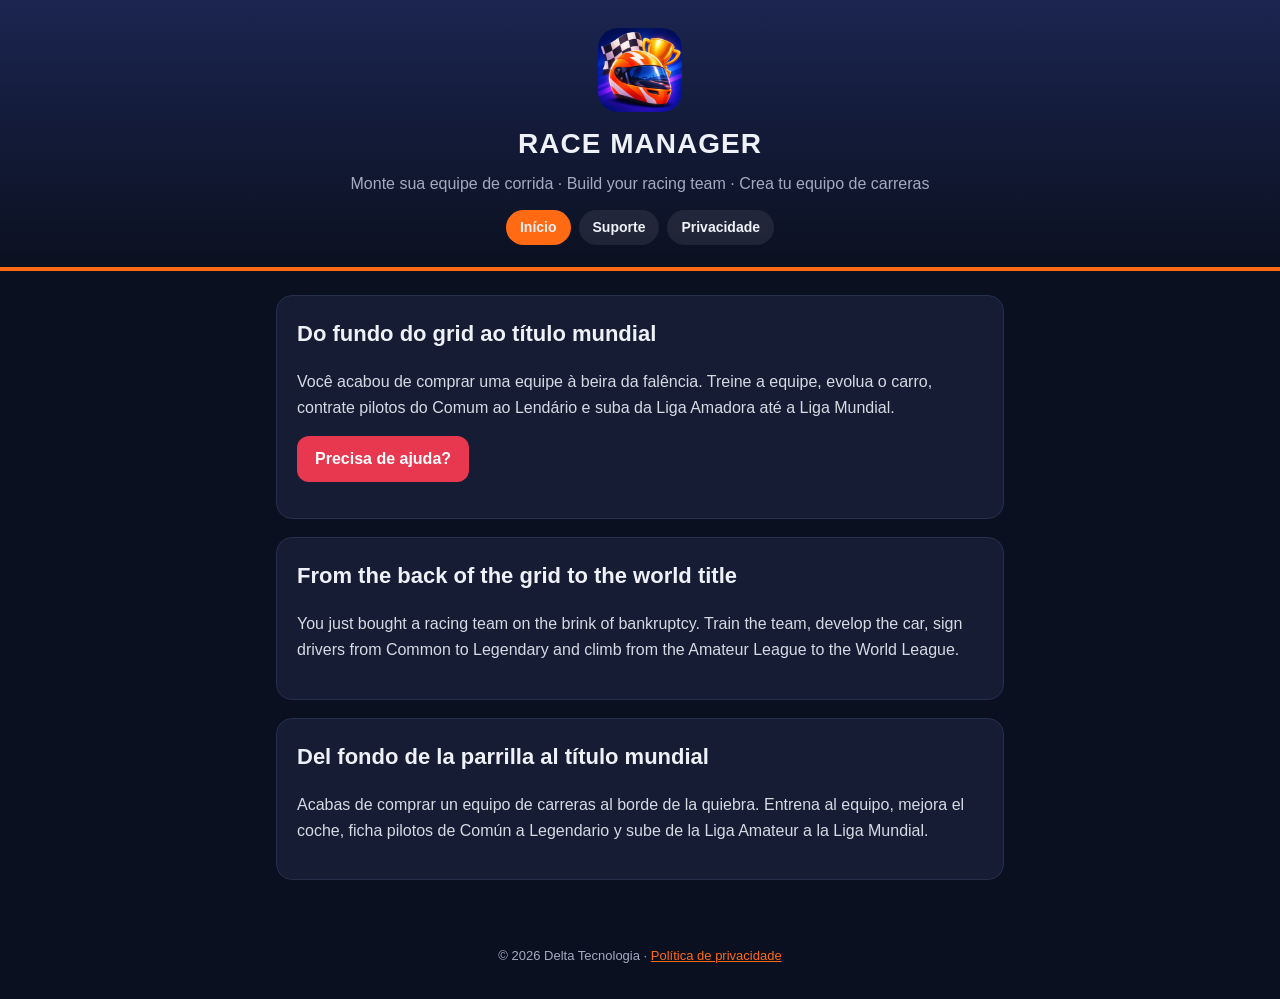
<file: index.html>
<!doctype html>
<html lang="pt-BR">
<head>
  <meta charset="utf-8">
  <meta name="viewport" content="width=device-width, initial-scale=1">
  <title>Race Manager</title>
  <meta name="description" content="Race Manager: monte sua equipe de corrida, evolua seus pilotos e chegue ao título mundial.">
  <link rel="icon" href="icon.png">
  <link rel="stylesheet" href="style.css">
</head>
<body>
  <header>
    <img src="icon.png" alt="Race Manager">
    <h1>RACE MANAGER</h1>
    <p>Monte sua equipe de corrida · Build your racing team · Crea tu equipo de carreras</p>
    <nav>
      <a class="on" href="index.html">Início</a>
      <a href="suporte.html">Suporte</a>
      <a href="privacidade.html">Privacidade</a>
    </nav>
  </header>
  <main>
    <section>
      <h2>Do fundo do grid ao título mundial</h2>
      <p>Você acabou de comprar uma equipe à beira da falência. Treine a equipe, evolua o carro, contrate pilotos do Comum ao Lendário e suba da Liga Amadora até a Liga Mundial.</p>
      <p><a class="cta" href="suporte.html">Precisa de ajuda?</a></p>
    </section>
    <section>
      <h2>From the back of the grid to the world title</h2>
      <p>You just bought a racing team on the brink of bankruptcy. Train the team, develop the car, sign drivers from Common to Legendary and climb from the Amateur League to the World League.</p>
    </section>
    <section>
      <h2>Del fondo de la parrilla al título mundial</h2>
      <p>Acabas de comprar un equipo de carreras al borde de la quiebra. Entrena al equipo, mejora el coche, ficha pilotos de Común a Legendario y sube de la Liga Amateur a la Liga Mundial.</p>
    </section>
  </main>
  <footer>© 2026 Delta Tecnologia · <a href="privacidade.html">Política de privacidade</a></footer>
</body>
</html>
</file>
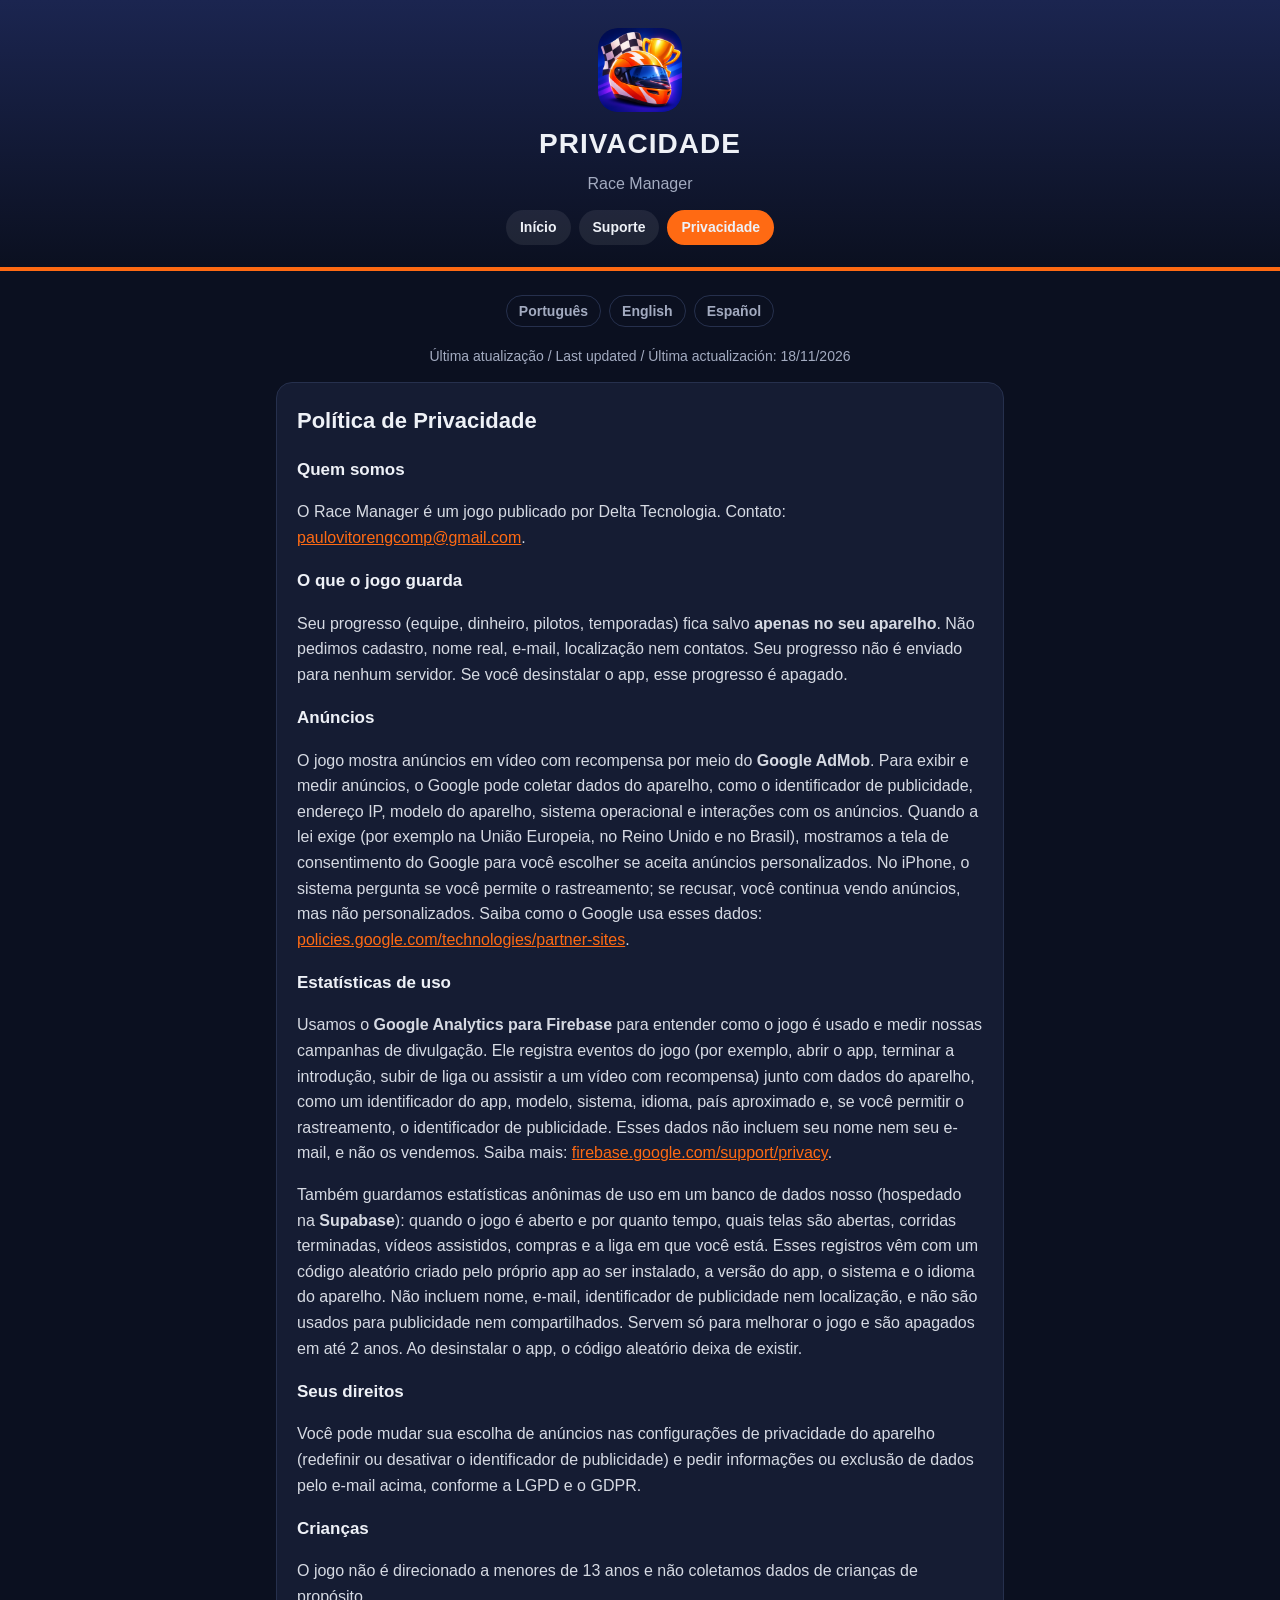
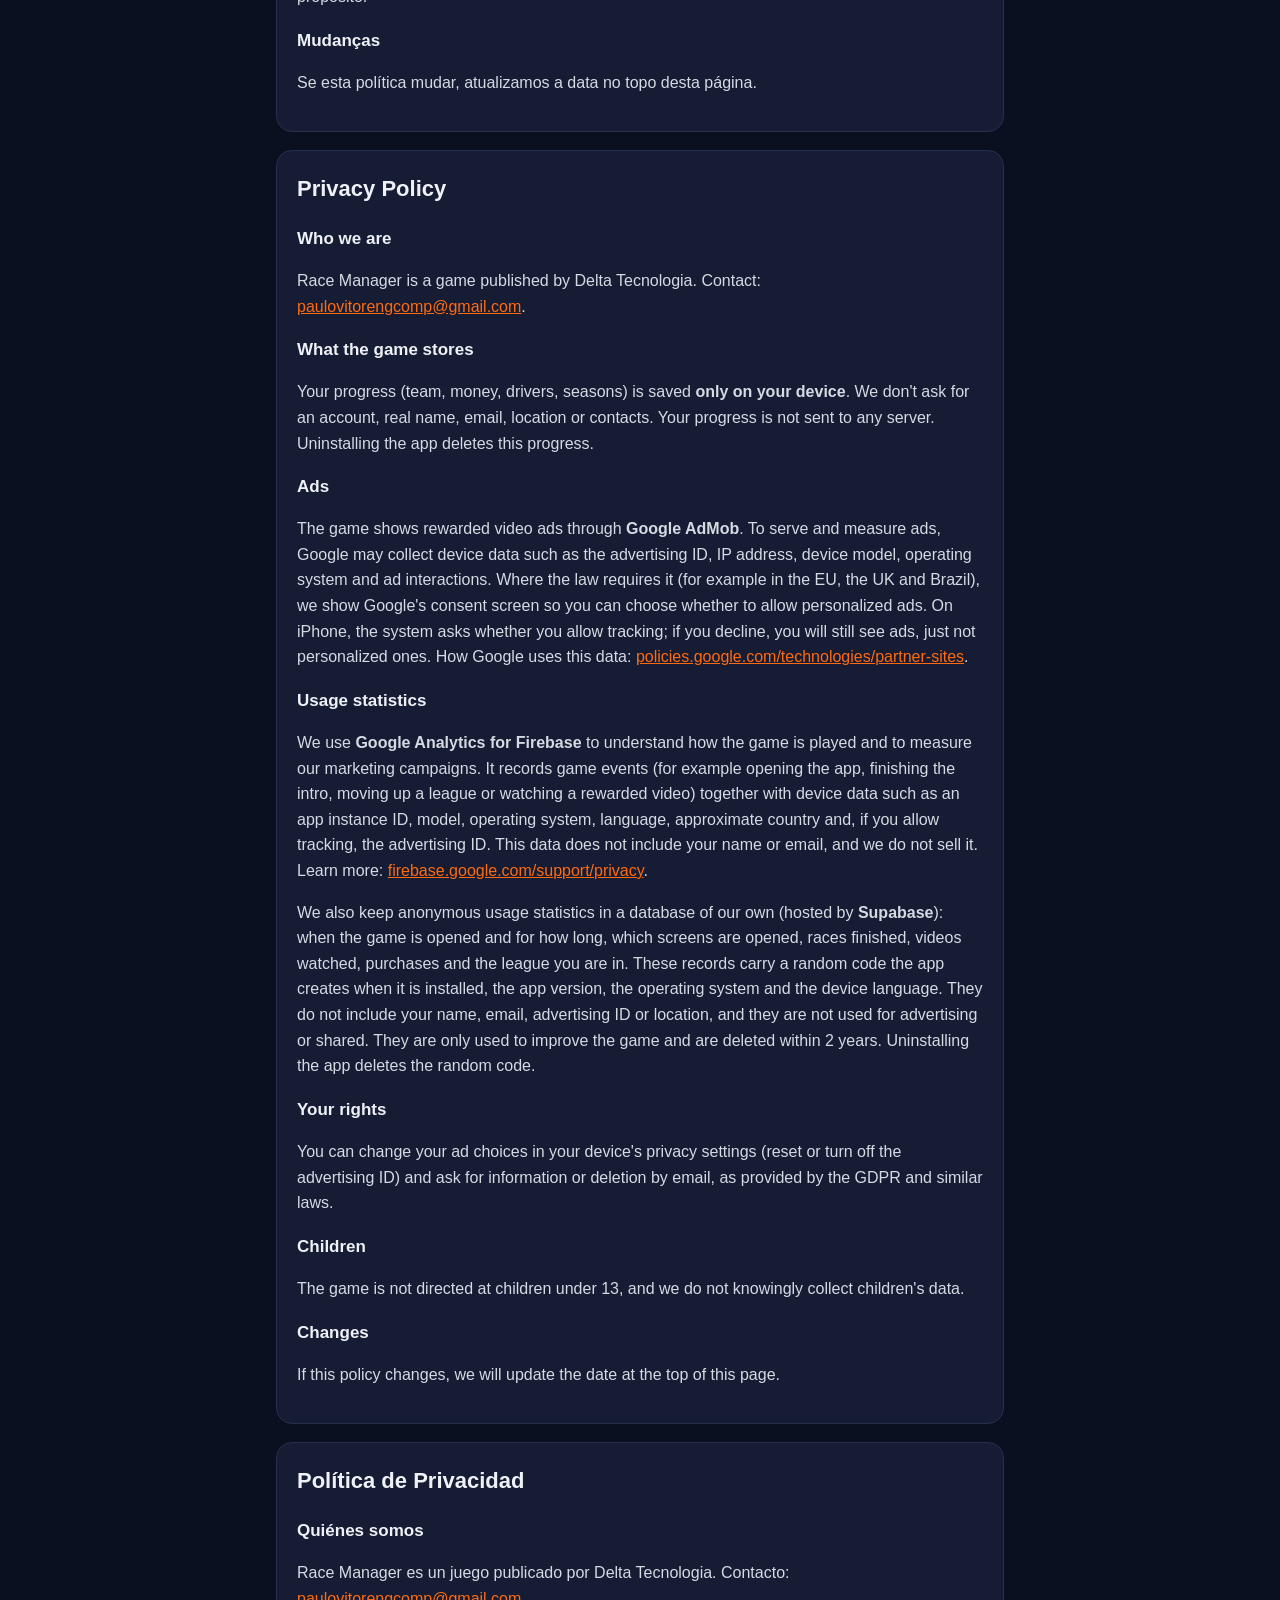
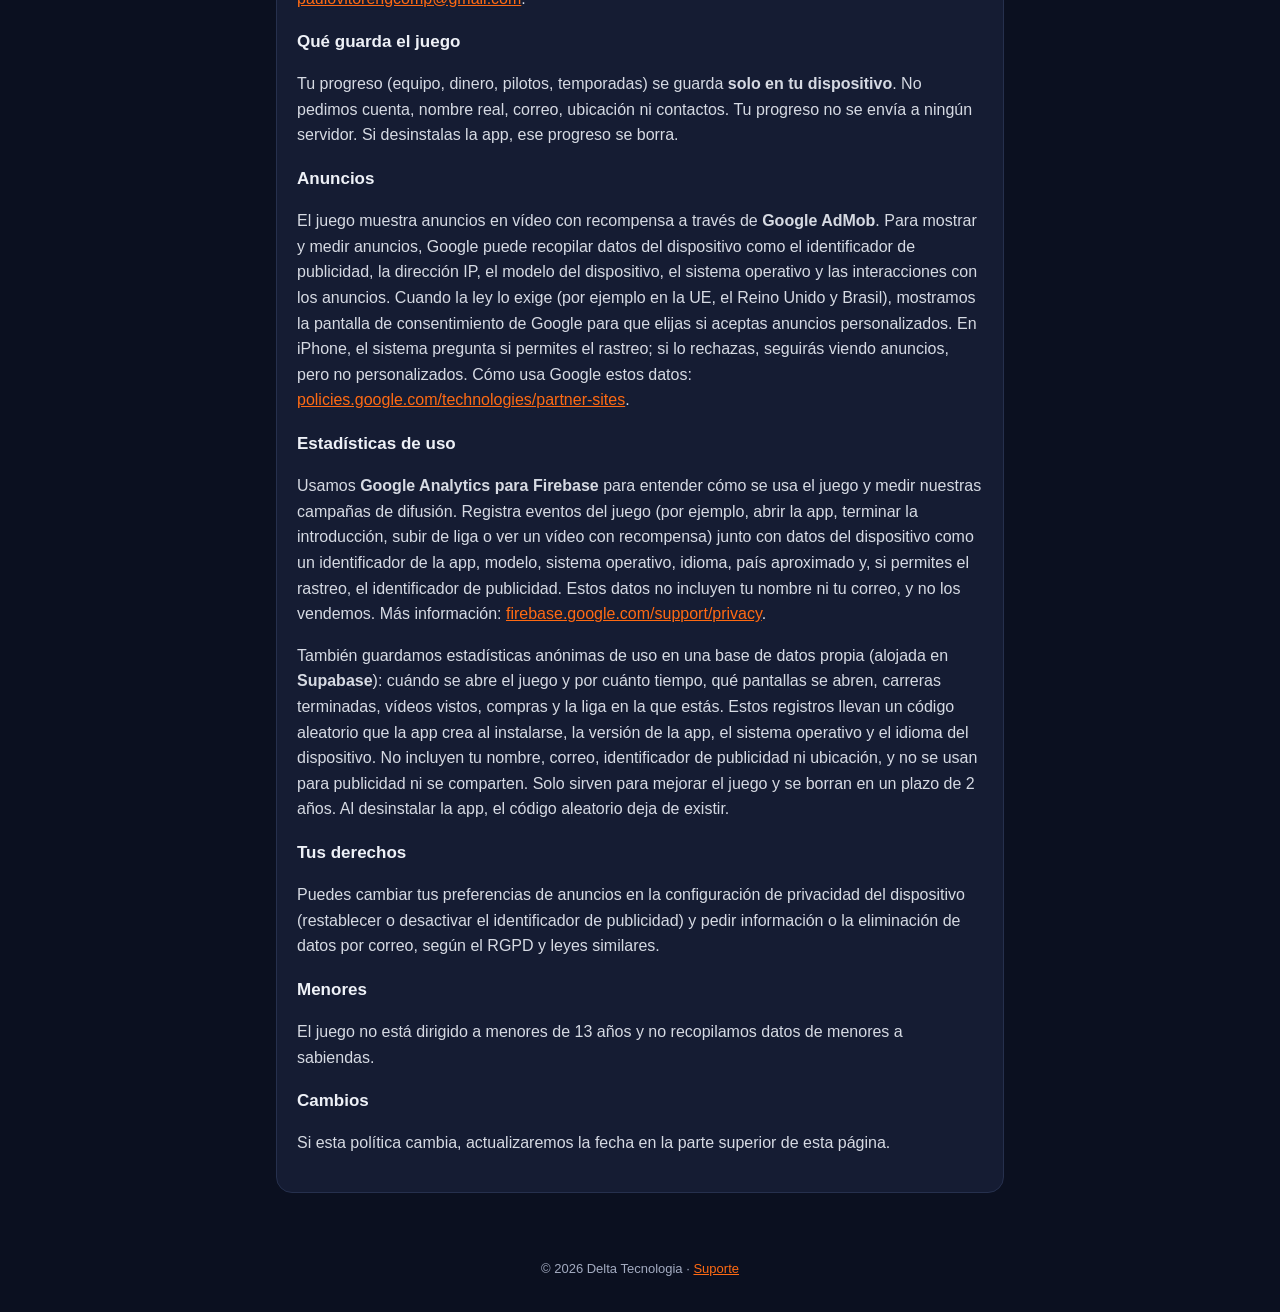
<file: privacidade.html>
<!doctype html>
<html lang="pt-BR">
<head>
  <meta charset="utf-8">
  <meta name="viewport" content="width=device-width, initial-scale=1">
  <title>Política de Privacidade · Race Manager</title>
  <meta name="description" content="Política de privacidade do jogo Race Manager.">
  <link rel="icon" href="icon.png">
  <link rel="stylesheet" href="style.css">
</head>
<body>
  <header>
    <img src="icon.png" alt="Race Manager">
    <h1>PRIVACIDADE</h1>
    <p>Race Manager</p>
    <nav>
      <a href="index.html">Início</a>
      <a href="suporte.html">Suporte</a>
      <a class="on" href="privacidade.html">Privacidade</a>
    </nav>
  </header>
  <main>
    <div class="lang"><a href="#pt">Português</a><a href="#en">English</a><a href="#es">Español</a></div>
    <p class="updated">Última atualização / Last updated / Última actualización: 18/11/2026</p>

    <section id="pt">
      <h2>Política de Privacidade</h2>
      <h3>Quem somos</h3>
      <p>O Race Manager é um jogo publicado por Delta Tecnologia. Contato: <a href="mailto:paulovitorengcomp@gmail.com">paulovitorengcomp@gmail.com</a>.</p>
      <h3>O que o jogo guarda</h3>
      <p>Seu progresso (equipe, dinheiro, pilotos, temporadas) fica salvo <strong>apenas no seu aparelho</strong>. Não pedimos cadastro, nome real, e-mail, localização nem contatos. Seu progresso não é enviado para nenhum servidor. Se você desinstalar o app, esse progresso é apagado.</p>
      <h3>Anúncios</h3>
      <p>O jogo mostra anúncios em vídeo com recompensa por meio do <strong>Google AdMob</strong>. Para exibir e medir anúncios, o Google pode coletar dados do aparelho, como o identificador de publicidade, endereço IP, modelo do aparelho, sistema operacional e interações com os anúncios. Quando a lei exige (por exemplo na União Europeia, no Reino Unido e no Brasil), mostramos a tela de consentimento do Google para você escolher se aceita anúncios personalizados. No iPhone, o sistema pergunta se você permite o rastreamento; se recusar, você continua vendo anúncios, mas não personalizados. Saiba como o Google usa esses dados: <a href="https://policies.google.com/technologies/partner-sites">policies.google.com/technologies/partner-sites</a>.</p>
      <h3>Estatísticas de uso</h3>
      <p>Usamos o <strong>Google Analytics para Firebase</strong> para entender como o jogo é usado e medir nossas campanhas de divulgação. Ele registra eventos do jogo (por exemplo, abrir o app, terminar a introdução, subir de liga ou assistir a um vídeo com recompensa) junto com dados do aparelho, como um identificador do app, modelo, sistema, idioma, país aproximado e, se você permitir o rastreamento, o identificador de publicidade. Esses dados não incluem seu nome nem seu e-mail, e não os vendemos. Saiba mais: <a href="https://firebase.google.com/support/privacy">firebase.google.com/support/privacy</a>.</p>
      <p>Também guardamos estatísticas anônimas de uso em um banco de dados nosso (hospedado na <strong>Supabase</strong>): quando o jogo é aberto e por quanto tempo, quais telas são abertas, corridas terminadas, vídeos assistidos, compras e a liga em que você está. Esses registros vêm com um código aleatório criado pelo próprio app ao ser instalado, a versão do app, o sistema e o idioma do aparelho. Não incluem nome, e-mail, identificador de publicidade nem localização, e não são usados para publicidade nem compartilhados. Servem só para melhorar o jogo e são apagados em até 2 anos. Ao desinstalar o app, o código aleatório deixa de existir.</p>
      <h3>Seus direitos</h3>
      <p>Você pode mudar sua escolha de anúncios nas configurações de privacidade do aparelho (redefinir ou desativar o identificador de publicidade) e pedir informações ou exclusão de dados pelo e-mail acima, conforme a LGPD e o GDPR.</p>
      <h3>Crianças</h3>
      <p>O jogo não é direcionado a menores de 13 anos e não coletamos dados de crianças de propósito.</p>
      <h3>Mudanças</h3>
      <p>Se esta política mudar, atualizamos a data no topo desta página.</p>
    </section>

    <section id="en">
      <h2>Privacy Policy</h2>
      <h3>Who we are</h3>
      <p>Race Manager is a game published by Delta Tecnologia. Contact: <a href="mailto:paulovitorengcomp@gmail.com">paulovitorengcomp@gmail.com</a>.</p>
      <h3>What the game stores</h3>
      <p>Your progress (team, money, drivers, seasons) is saved <strong>only on your device</strong>. We don't ask for an account, real name, email, location or contacts. Your progress is not sent to any server. Uninstalling the app deletes this progress.</p>
      <h3>Ads</h3>
      <p>The game shows rewarded video ads through <strong>Google AdMob</strong>. To serve and measure ads, Google may collect device data such as the advertising ID, IP address, device model, operating system and ad interactions. Where the law requires it (for example in the EU, the UK and Brazil), we show Google's consent screen so you can choose whether to allow personalized ads. On iPhone, the system asks whether you allow tracking; if you decline, you will still see ads, just not personalized ones. How Google uses this data: <a href="https://policies.google.com/technologies/partner-sites">policies.google.com/technologies/partner-sites</a>.</p>
      <h3>Usage statistics</h3>
      <p>We use <strong>Google Analytics for Firebase</strong> to understand how the game is played and to measure our marketing campaigns. It records game events (for example opening the app, finishing the intro, moving up a league or watching a rewarded video) together with device data such as an app instance ID, model, operating system, language, approximate country and, if you allow tracking, the advertising ID. This data does not include your name or email, and we do not sell it. Learn more: <a href="https://firebase.google.com/support/privacy">firebase.google.com/support/privacy</a>.</p>
      <p>We also keep anonymous usage statistics in a database of our own (hosted by <strong>Supabase</strong>): when the game is opened and for how long, which screens are opened, races finished, videos watched, purchases and the league you are in. These records carry a random code the app creates when it is installed, the app version, the operating system and the device language. They do not include your name, email, advertising ID or location, and they are not used for advertising or shared. They are only used to improve the game and are deleted within 2 years. Uninstalling the app deletes the random code.</p>
      <h3>Your rights</h3>
      <p>You can change your ad choices in your device's privacy settings (reset or turn off the advertising ID) and ask for information or deletion by email, as provided by the GDPR and similar laws.</p>
      <h3>Children</h3>
      <p>The game is not directed at children under 13, and we do not knowingly collect children's data.</p>
      <h3>Changes</h3>
      <p>If this policy changes, we will update the date at the top of this page.</p>
    </section>

    <section id="es">
      <h2>Política de Privacidad</h2>
      <h3>Quiénes somos</h3>
      <p>Race Manager es un juego publicado por Delta Tecnologia. Contacto: <a href="mailto:paulovitorengcomp@gmail.com">paulovitorengcomp@gmail.com</a>.</p>
      <h3>Qué guarda el juego</h3>
      <p>Tu progreso (equipo, dinero, pilotos, temporadas) se guarda <strong>solo en tu dispositivo</strong>. No pedimos cuenta, nombre real, correo, ubicación ni contactos. Tu progreso no se envía a ningún servidor. Si desinstalas la app, ese progreso se borra.</p>
      <h3>Anuncios</h3>
      <p>El juego muestra anuncios en vídeo con recompensa a través de <strong>Google AdMob</strong>. Para mostrar y medir anuncios, Google puede recopilar datos del dispositivo como el identificador de publicidad, la dirección IP, el modelo del dispositivo, el sistema operativo y las interacciones con los anuncios. Cuando la ley lo exige (por ejemplo en la UE, el Reino Unido y Brasil), mostramos la pantalla de consentimiento de Google para que elijas si aceptas anuncios personalizados. En iPhone, el sistema pregunta si permites el rastreo; si lo rechazas, seguirás viendo anuncios, pero no personalizados. Cómo usa Google estos datos: <a href="https://policies.google.com/technologies/partner-sites">policies.google.com/technologies/partner-sites</a>.</p>
      <h3>Estadísticas de uso</h3>
      <p>Usamos <strong>Google Analytics para Firebase</strong> para entender cómo se usa el juego y medir nuestras campañas de difusión. Registra eventos del juego (por ejemplo, abrir la app, terminar la introducción, subir de liga o ver un vídeo con recompensa) junto con datos del dispositivo como un identificador de la app, modelo, sistema operativo, idioma, país aproximado y, si permites el rastreo, el identificador de publicidad. Estos datos no incluyen tu nombre ni tu correo, y no los vendemos. Más información: <a href="https://firebase.google.com/support/privacy">firebase.google.com/support/privacy</a>.</p>
      <p>También guardamos estadísticas anónimas de uso en una base de datos propia (alojada en <strong>Supabase</strong>): cuándo se abre el juego y por cuánto tiempo, qué pantallas se abren, carreras terminadas, vídeos vistos, compras y la liga en la que estás. Estos registros llevan un código aleatorio que la app crea al instalarse, la versión de la app, el sistema operativo y el idioma del dispositivo. No incluyen tu nombre, correo, identificador de publicidad ni ubicación, y no se usan para publicidad ni se comparten. Solo sirven para mejorar el juego y se borran en un plazo de 2 años. Al desinstalar la app, el código aleatorio deja de existir.</p>
      <h3>Tus derechos</h3>
      <p>Puedes cambiar tus preferencias de anuncios en la configuración de privacidad del dispositivo (restablecer o desactivar el identificador de publicidad) y pedir información o la eliminación de datos por correo, según el RGPD y leyes similares.</p>
      <h3>Menores</h3>
      <p>El juego no está dirigido a menores de 13 años y no recopilamos datos de menores a sabiendas.</p>
      <h3>Cambios</h3>
      <p>Si esta política cambia, actualizaremos la fecha en la parte superior de esta página.</p>
    </section>
  </main>
  <footer>© 2026 Delta Tecnologia · <a href="suporte.html">Suporte</a></footer>
</body>
</html>
</file>
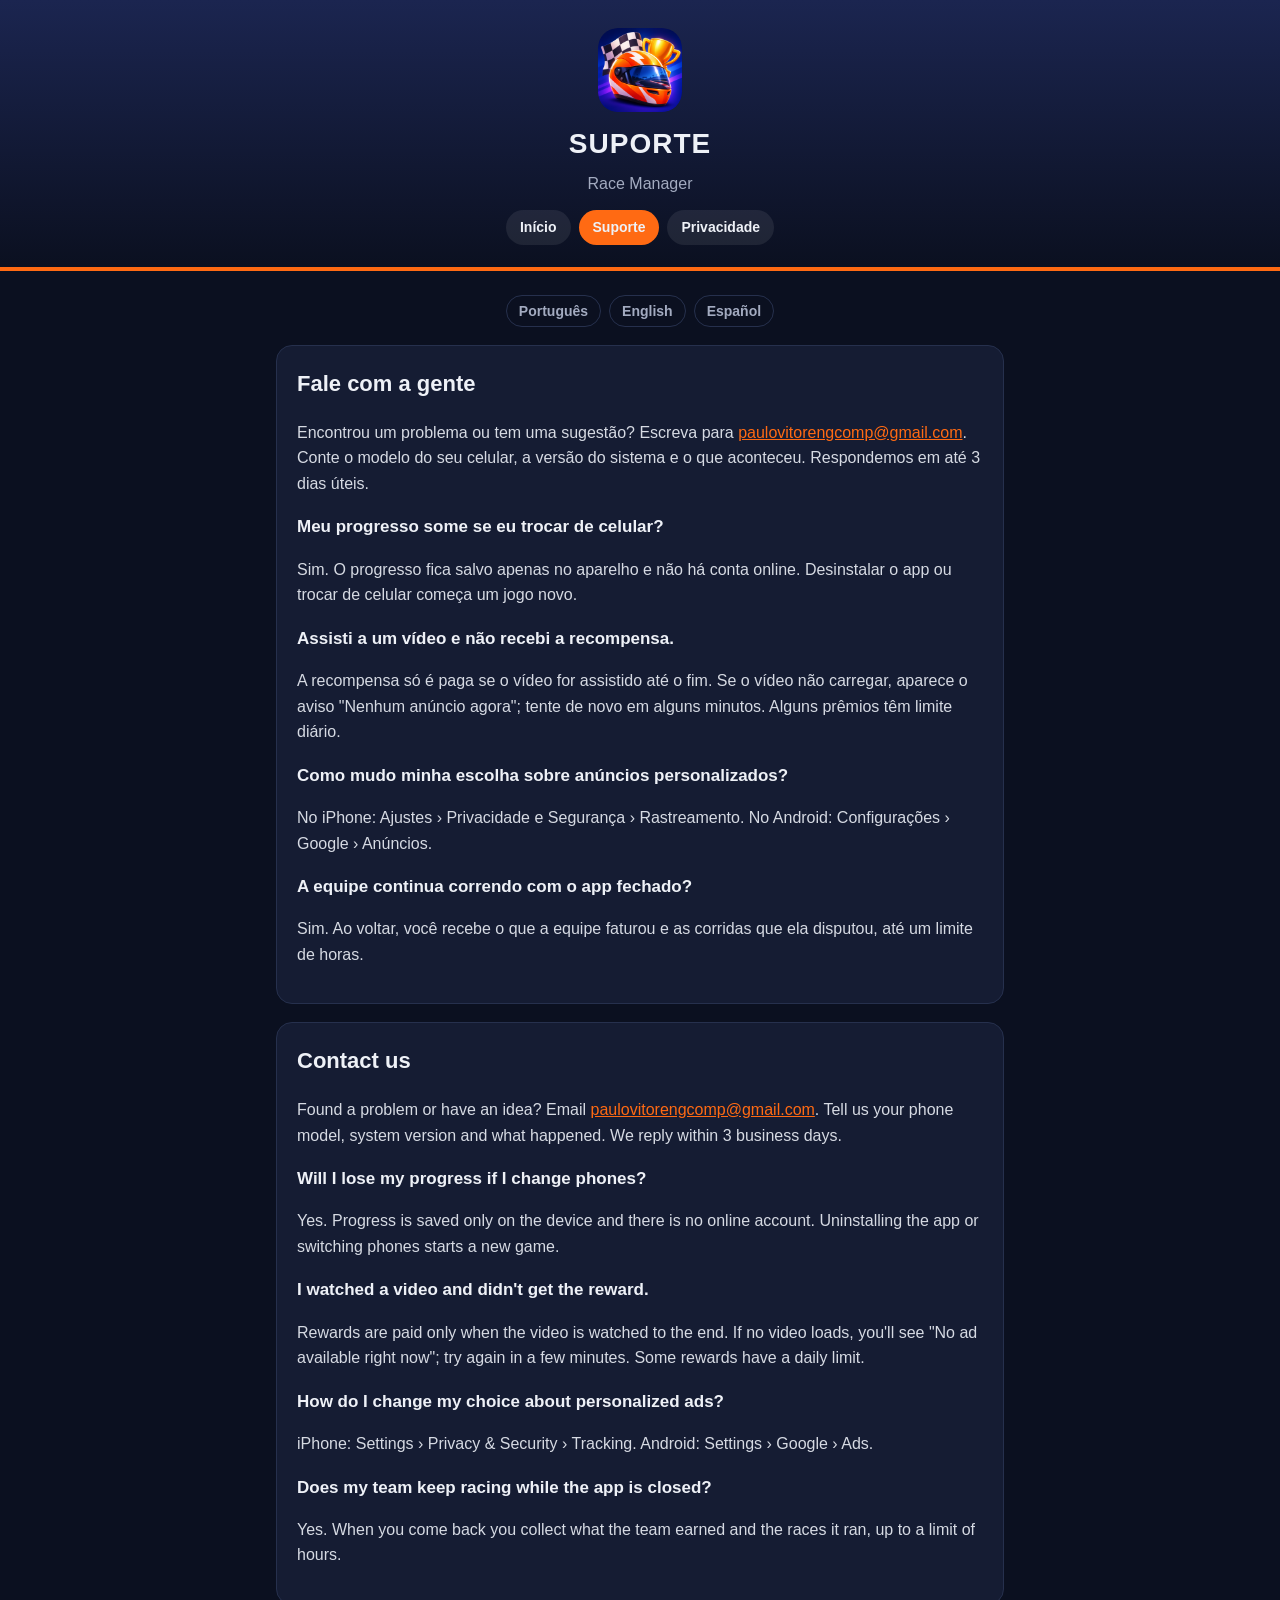
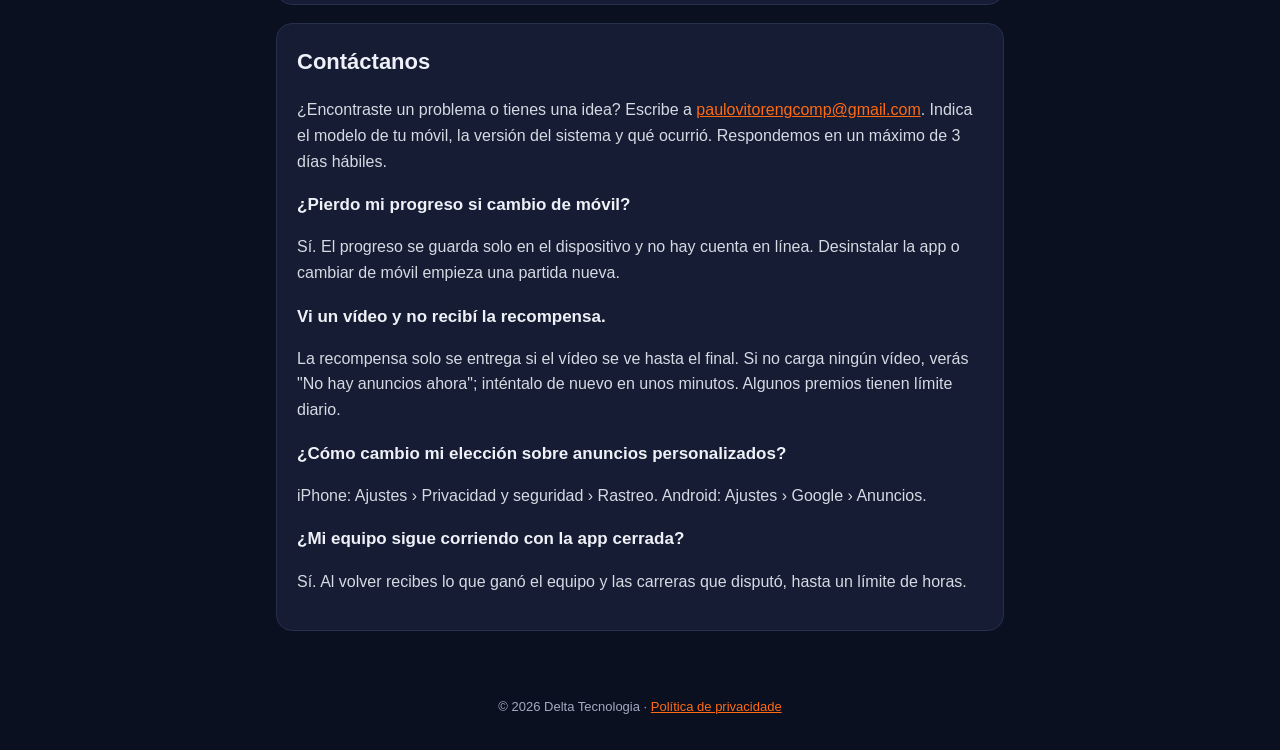
<file: suporte.html>
<!doctype html>
<html lang="pt-BR">
<head>
  <meta charset="utf-8">
  <meta name="viewport" content="width=device-width, initial-scale=1">
  <title>Suporte · Race Manager</title>
  <meta name="description" content="Suporte do Race Manager: perguntas frequentes e contato.">
  <link rel="icon" href="icon.png">
  <link rel="stylesheet" href="style.css">
</head>
<body>
  <header>
    <img src="icon.png" alt="Race Manager">
    <h1>SUPORTE</h1>
    <p>Race Manager</p>
    <nav>
      <a href="index.html">Início</a>
      <a class="on" href="suporte.html">Suporte</a>
      <a href="privacidade.html">Privacidade</a>
    </nav>
  </header>
  <main>
    <div class="lang"><a href="#pt">Português</a><a href="#en">English</a><a href="#es">Español</a></div>

    <section id="pt">
      <h2>Fale com a gente</h2>
      <p>Encontrou um problema ou tem uma sugestão? Escreva para <a href="mailto:paulovitorengcomp@gmail.com">paulovitorengcomp@gmail.com</a>. Conte o modelo do seu celular, a versão do sistema e o que aconteceu. Respondemos em até 3 dias úteis.</p>
      <h3>Meu progresso some se eu trocar de celular?</h3>
      <p>Sim. O progresso fica salvo apenas no aparelho e não há conta online. Desinstalar o app ou trocar de celular começa um jogo novo.</p>
      <h3>Assisti a um vídeo e não recebi a recompensa.</h3>
      <p>A recompensa só é paga se o vídeo for assistido até o fim. Se o vídeo não carregar, aparece o aviso "Nenhum anúncio agora"; tente de novo em alguns minutos. Alguns prêmios têm limite diário.</p>
      <h3>Como mudo minha escolha sobre anúncios personalizados?</h3>
      <p>No iPhone: Ajustes › Privacidade e Segurança › Rastreamento. No Android: Configurações › Google › Anúncios.</p>
      <h3>A equipe continua correndo com o app fechado?</h3>
      <p>Sim. Ao voltar, você recebe o que a equipe faturou e as corridas que ela disputou, até um limite de horas.</p>
    </section>

    <section id="en">
      <h2>Contact us</h2>
      <p>Found a problem or have an idea? Email <a href="mailto:paulovitorengcomp@gmail.com">paulovitorengcomp@gmail.com</a>. Tell us your phone model, system version and what happened. We reply within 3 business days.</p>
      <h3>Will I lose my progress if I change phones?</h3>
      <p>Yes. Progress is saved only on the device and there is no online account. Uninstalling the app or switching phones starts a new game.</p>
      <h3>I watched a video and didn't get the reward.</h3>
      <p>Rewards are paid only when the video is watched to the end. If no video loads, you'll see "No ad available right now"; try again in a few minutes. Some rewards have a daily limit.</p>
      <h3>How do I change my choice about personalized ads?</h3>
      <p>iPhone: Settings › Privacy &amp; Security › Tracking. Android: Settings › Google › Ads.</p>
      <h3>Does my team keep racing while the app is closed?</h3>
      <p>Yes. When you come back you collect what the team earned and the races it ran, up to a limit of hours.</p>
    </section>

    <section id="es">
      <h2>Contáctanos</h2>
      <p>¿Encontraste un problema o tienes una idea? Escribe a <a href="mailto:paulovitorengcomp@gmail.com">paulovitorengcomp@gmail.com</a>. Indica el modelo de tu móvil, la versión del sistema y qué ocurrió. Respondemos en un máximo de 3 días hábiles.</p>
      <h3>¿Pierdo mi progreso si cambio de móvil?</h3>
      <p>Sí. El progreso se guarda solo en el dispositivo y no hay cuenta en línea. Desinstalar la app o cambiar de móvil empieza una partida nueva.</p>
      <h3>Vi un vídeo y no recibí la recompensa.</h3>
      <p>La recompensa solo se entrega si el vídeo se ve hasta el final. Si no carga ningún vídeo, verás "No hay anuncios ahora"; inténtalo de nuevo en unos minutos. Algunos premios tienen límite diario.</p>
      <h3>¿Cómo cambio mi elección sobre anuncios personalizados?</h3>
      <p>iPhone: Ajustes › Privacidad y seguridad › Rastreo. Android: Ajustes › Google › Anuncios.</p>
      <h3>¿Mi equipo sigue corriendo con la app cerrada?</h3>
      <p>Sí. Al volver recibes lo que ganó el equipo y las carreras que disputó, hasta un límite de horas.</p>
    </section>
  </main>
  <footer>© 2026 Delta Tecnologia · <a href="privacidade.html">Política de privacidade</a></footer>
</body>
</html>
</file>
<file: style.css>
:root {
  --bg: #0b1020;
  --panel: #151c33;
  --text: #eef1f7;
  --muted: #a3abc0;
  --accent: #ff6a13;
  --red: #e8384f;
  --line: #26304d;
}
* { box-sizing: border-box; }
html { -webkit-text-size-adjust: 100%; }
body {
  margin: 0;
  background: var(--bg);
  color: var(--text);
  font: 16px/1.6 -apple-system, BlinkMacSystemFont, "Segoe UI", Roboto, Arial, sans-serif;
}
a { color: var(--accent); }
header {
  background: linear-gradient(180deg, #1b2550, var(--bg));
  border-bottom: 4px solid var(--accent);
  padding: 28px 16px 22px;
  text-align: center;
}
header img { width: 84px; height: 84px; border-radius: 20px; display: block; margin: 0 auto 10px; }
header h1 { margin: 0; font-size: 28px; letter-spacing: 1px; font-weight: 900; }
header p { margin: 4px 0 0; color: var(--muted); }
nav { display: flex; justify-content: center; gap: 8px; flex-wrap: wrap; margin-top: 14px; }
nav a {
  color: var(--text);
  text-decoration: none;
  background: rgba(255, 255, 255, 0.08);
  border-radius: 999px;
  padding: 6px 14px;
  font-weight: 700;
  font-size: 14px;
}
nav a.on { background: var(--accent); }
main { max-width: 760px; margin: 0 auto; padding: 24px 16px 48px; }
section { background: var(--panel); border: 1px solid var(--line); border-radius: 16px; padding: 20px; margin-bottom: 18px; }
h2 { margin-top: 0; font-size: 22px; }
h3 { margin-bottom: 4px; font-size: 17px; }
p, li { color: #d6dae3; }
.lang { display: flex; gap: 8px; justify-content: center; margin: 0 0 18px; flex-wrap: wrap; }
.lang a { font-size: 14px; font-weight: 700; text-decoration: none; padding: 4px 12px; border-radius: 999px; border: 1px solid var(--line); color: var(--muted); }
.updated { color: var(--muted); font-size: 14px; text-align: center; }
.cta { display: inline-block; background: var(--red); color: #fff; text-decoration: none; font-weight: 800; padding: 10px 18px; border-radius: 12px; }
footer { text-align: center; color: var(--muted); font-size: 13px; padding: 0 16px 32px; }
</file>
